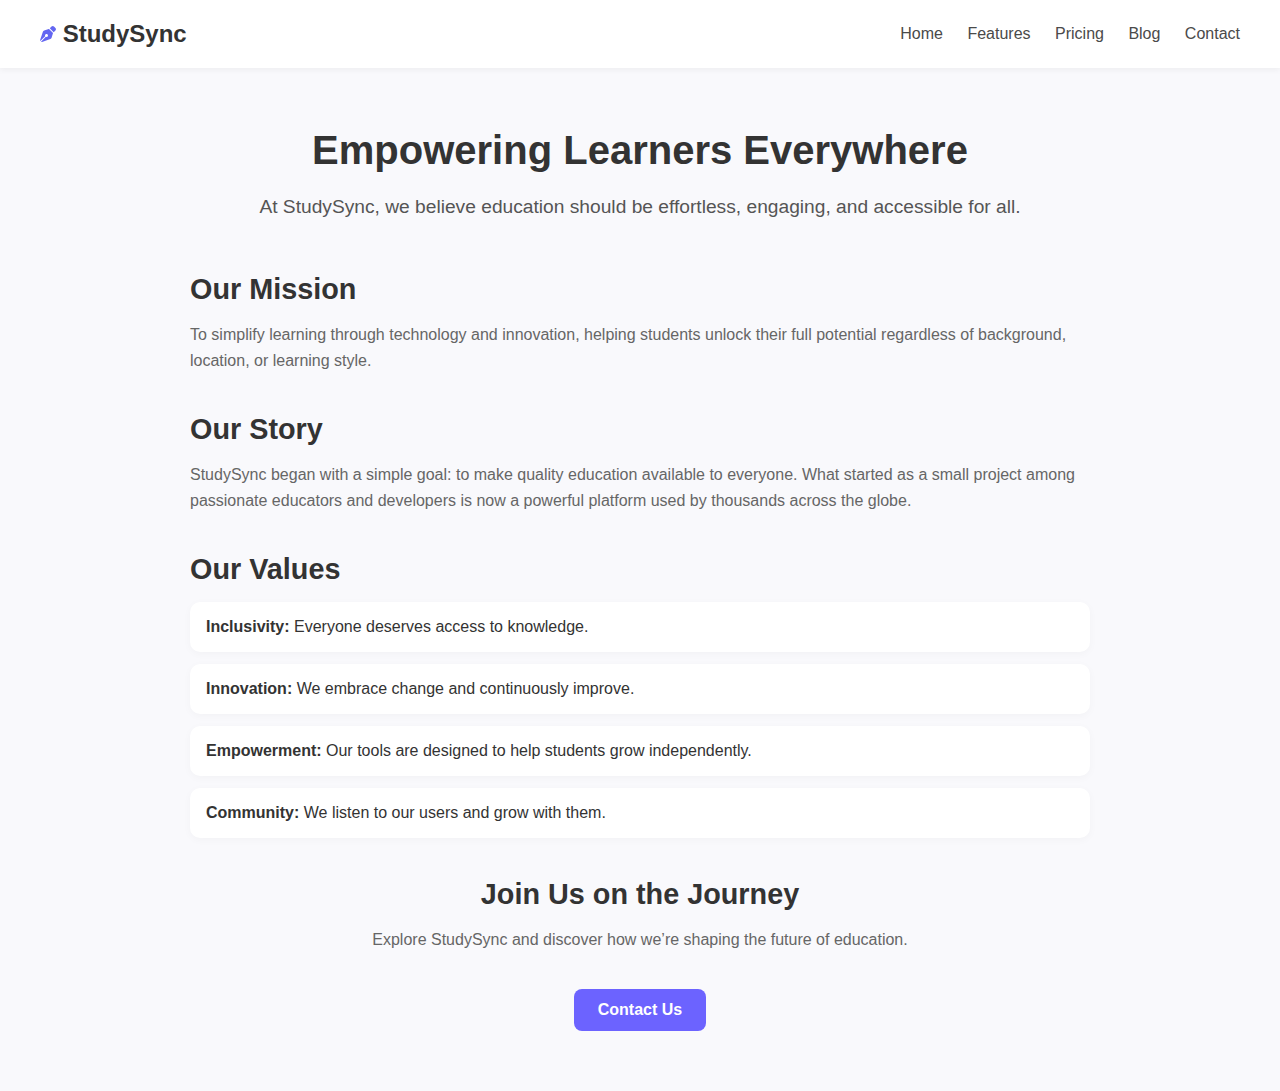
<file: aboutUs.html>
<!DOCTYPE html>
<html lang="en">
<head>
  <meta charset="UTF-8" />
  <meta name="viewport" content="width=device-width, initial-scale=1.0" />
  <title>About Us | StudySync</title>
  <link rel="stylesheet" href="./styles/aboutUs.css" />
</head>
<body>
  <header class="header">
    <a href="Study.html" class="logo">
        <img src="./images/StudySyn.svg" alt="logoImage" class="logo-icon" />
        <span class="logo-text">StudySync</span>
    </a>
    <nav>
      <a href="Study.html">Home</a>
      <a href="#">Features</a>
      <a href="#">Pricing</a>
      <a href="#">Blog</a>
      <a href="contact.html">Contact</a>
    </nav>
  </header>

  <main class="about-page">
    <section class="hero">
      <h1>Empowering Learners Everywhere</h1>
      <p>At StudySync, we believe education should be effortless, engaging, and accessible for all.</p>
    </section>

    <section class="mission">
      <h2>Our Mission</h2>
      <p>To simplify learning through technology and innovation, helping students unlock their full potential regardless of background, location, or learning style.</p>
    </section>

    <section class="story">
      <h2>Our Story</h2>
      <p>StudySync began with a simple goal: to make quality education available to everyone. What started as a small project among passionate educators and developers is now a powerful platform used by thousands across the globe.</p>
    </section>

    <section class="values">
      <h2>Our Values</h2>
      <ul>
        <li><strong>Inclusivity:</strong> Everyone deserves access to knowledge.</li>
        <li><strong>Innovation:</strong> We embrace change and continuously improve.</li>
        <li><strong>Empowerment:</strong> Our tools are designed to help students grow independently.</li>
        <li><strong>Community:</strong> We listen to our users and grow with them.</li>
      </ul>
    </section>

    <section class="cta">
      <h2>Join Us on the Journey</h2>
      <p>Explore StudySync and discover how we’re shaping the future of education.</p>
      <a href="contact.html" class="btn">Contact Us</a>
    </section>
  </main>
</body>
</html>
</file>
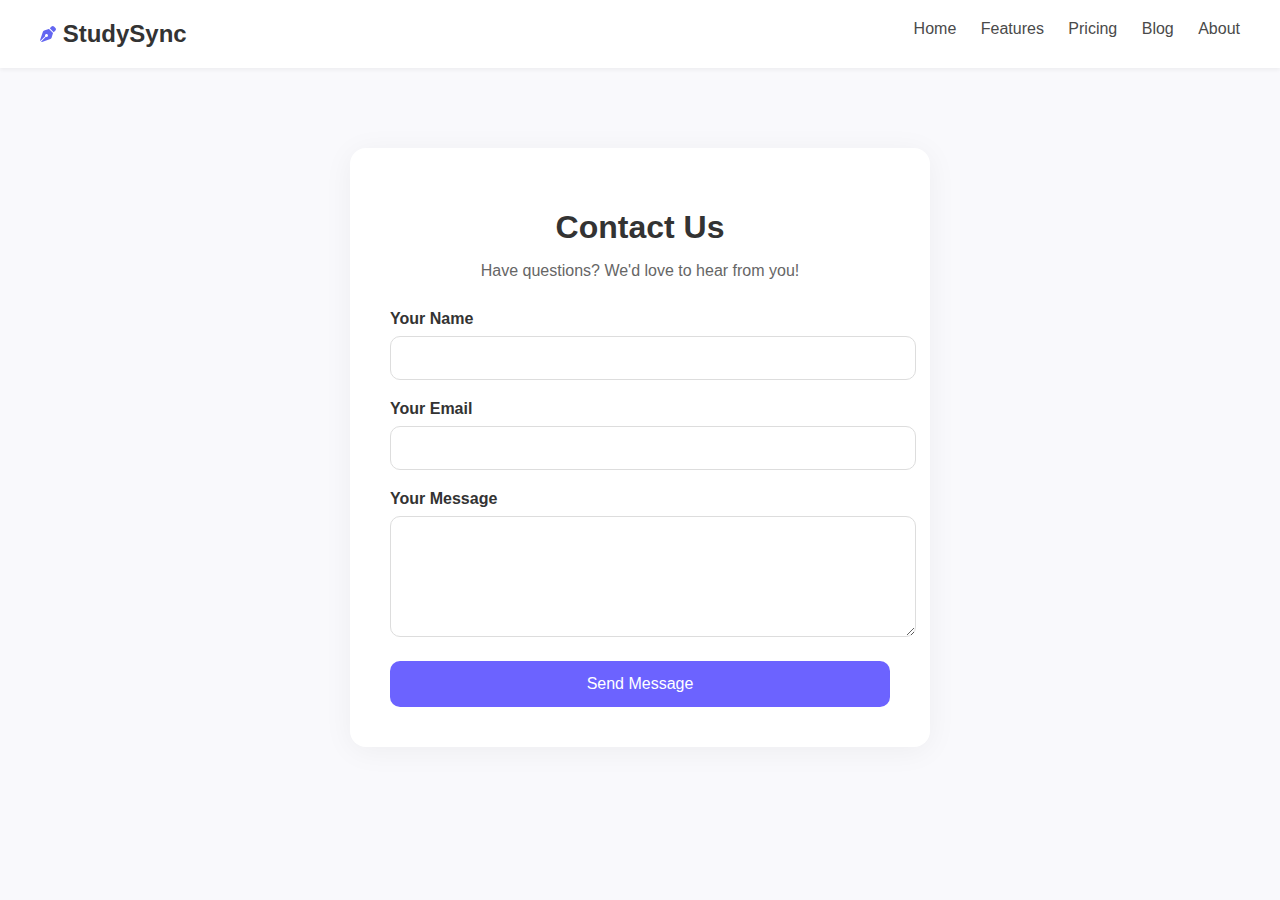
<file: contact.html>
<!DOCTYPE html>
<html lang="en">
<head>
  <meta charset="UTF-8" />
  <meta name="viewport" content="width=device-width, initial-scale=1.0" />
  <title>Contact Us | StudySync</title>
  <link rel="stylesheet" href="./styles/contact.css" />
</head>
<body>
  <header class="header">
    <a href="Study.html" class="logo">
        <img src="./images/StudySyn.svg" alt="logoImage" class="logo-icon" />
        <span class="logo-text">StudySync</span>
    </a>
    <nav>
      <a href="Study.html">Home</a>
      <a href="#">Features</a>
      <a href="#">Pricing</a>
      <a href="#">Blog</a>
      <a href="aboutUs.html">About</a>
    </nav>
  </header>

  <main class="contact-page">
    <section class="contact-form-container">
      <h1>Contact Us</h1>
      <p>Have questions? We'd love to hear from you!</p>

      <form action="https://formspree.io/f/YOUR_FORM_ID" method="POST" class="form">
        <div class="form-group">
          <label for="name">Your Name</label>
          <input type="text" id="name" name="name" required />
        </div>
        <div class="form-group">
          <label for="email">Your Email</label>
          <input type="email" id="email" name="_replyto" required />
        </div>
        <div class="form-group">
          <label for="message">Your Message</label>
          <textarea id="message" name="message" rows="5" required></textarea>
        </div>
        <button type="submit" class="submit-btn">Send Message</button>
      </form>
    </section>
  </main>
</body>
</html>
</file>
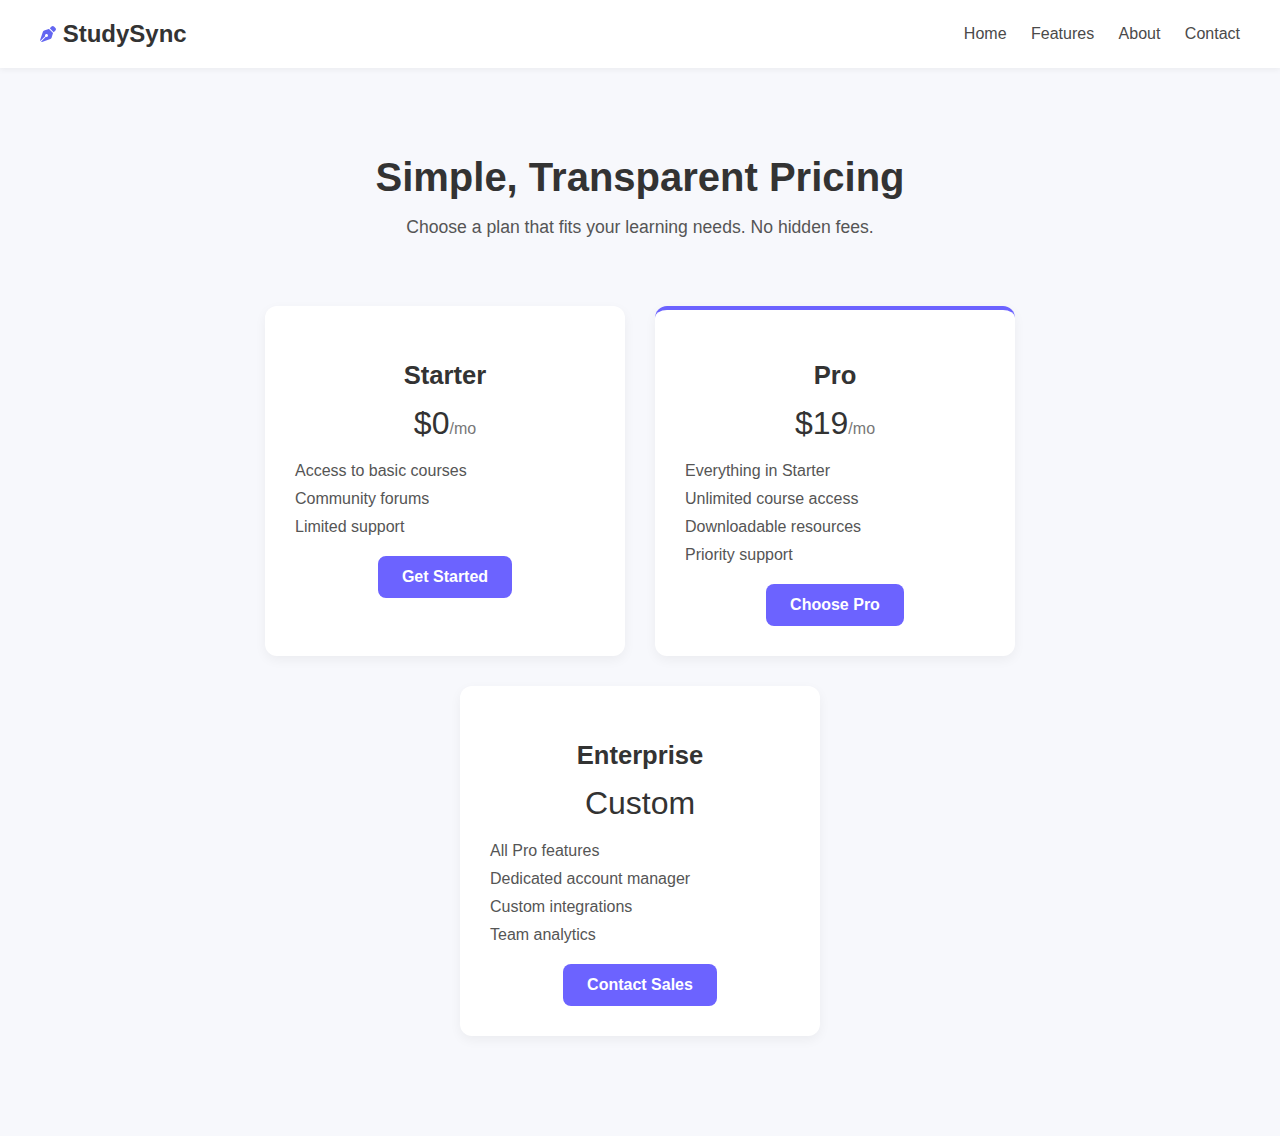
<file: pricing.html>
<!DOCTYPE html>
<html lang="en">
<head>
  <meta charset="UTF-8" />
  <meta name="viewport" content="width=device-width, initial-scale=1.0"/>
  <title>Pricing | StudySync</title>
  <link rel="stylesheet" href="/styles/pricing.css"/>
</head>
<body>
  <header class="header">
    <a href="/Study.html" class="logo">
      <img src="./images/StudySyn.svg" alt="logoImage" class="logo-icon" />
      <span class="logo-text">StudySync</span>
   </a>
    <nav>
      <a href="Study.html">Home</a>
      <a href="#">Features</a>
      <a href="#">About</a>
      <a href="contact.html">Contact</a>
    </nav>
  </header>

  <main class="pricing">
    <section class="pricing-header">
      <h1>Simple, Transparent Pricing</h1>
      <p>Choose a plan that fits your learning needs. No hidden fees.</p>
    </section>

    <section class="plans">
      <div class="plan">
        <h2>Starter</h2>
        <p class="price">$0<span>/mo</span></p>
        <ul>
          <li>Access to basic courses</li>
          <li>Community forums</li>
          <li>Limited support</li>
        </ul>
        <a href="#" class="btn">Get Started</a>
      </div>

      <div class="plan recommended">
        <h2>Pro</h2>
        <p class="price">$19<span>/mo</span></p>
        <ul>
          <li>Everything in Starter</li>
          <li>Unlimited course access</li>
          <li>Downloadable resources</li>
          <li>Priority support</li>
        </ul>
        <a href="#" class="btn">Choose Pro</a>
      </div>

      <div class="plan">
        <h2>Enterprise</h2>
        <p class="price">Custom</p>
        <ul>
          <li>All Pro features</li>
          <li>Dedicated account manager</li>
          <li>Custom integrations</li>
          <li>Team analytics</li>
        </ul>
        <a href="#" class="btn">Contact Sales</a>
      </div>
    </section>
  </main>
</body>
</html>
</file>
<file: styles/aboutUs.css>
body {
  font-family: "Segoe UI", sans-serif;
  margin: 0;
  padding: 0;
  background-color: #f9f9fc;
  color: #333;
}

.header {
  display: flex;
  justify-content: space-between;
  align-items: center;
  padding: 20px 40px;
  background: white;
  box-shadow: 0 2px 6px rgba(0, 0, 0, 0.05);
}

.logo {
  font-size: 1.5rem;
  font-weight: 700;
  text-decoration: none;
  color: #333333;
}

nav a {
  margin-left: 20px;
  text-decoration: none;
  color: #4a4a4a;
  font-weight: 500;
}

nav a:hover {
  color: #6c63ff;
}

.about-page {
  max-width: 900px;
  margin: 60px auto;
  padding: 0 20px;
}

.hero {
  text-align: center;
  margin-bottom: 50px;
}

.hero h1 {
  font-size: 2.5rem;
  margin-bottom: 10px;
}

.hero p {
  font-size: 1.2rem;
  color: #555;
}

.mission,
.story,
.values,
.cta {
  margin-bottom: 40px;
}

h2 {
  font-size: 1.8rem;
  margin-bottom: 10px;
  color: #333;
}

p {
  font-size: 1rem;
  color: #666;
  line-height: 1.6;
}

ul {
  list-style-type: none;
  padding: 0;
}

ul li {
  background: #fff;
  margin-bottom: 12px;
  padding: 16px;
  border-radius: 10px;
  box-shadow: 0 2px 8px rgba(0, 0, 0, 0.03);
}

.cta {
  text-align: center;
}

.btn {
  display: inline-block;
  margin-top: 20px;
  background-color: #6c63ff;
  color: #fff;
  padding: 12px 24px;
  border-radius: 8px;
  text-decoration: none;
  font-weight: bold;
  transition: background 0.3s;
}

.btn:hover {
  background-color: #5548e1;
}
</file>
<file: styles/contact.css>
body {
  font-family: "Segoe UI", sans-serif;
  margin: 0;
  padding: 0;
  background: #f9f9fc;
  color: #333;
}

.header {
  display: flex;
  justify-content: space-between;
  padding: 20px 40px;
  background: white;
  box-shadow: 0 2px 4px rgba(0, 0, 0, 0.05);
}

.logo {
  font-size: 1.5rem;
  font-weight: 700;
  text-decoration: none;
  color: #333333;
}

nav a {
  margin-left: 20px;
  text-decoration: none;
  color: #4a4a4a;
  font-weight: 500;
}

nav a:hover {
  color: #6c63ff;
}

.contact-page {
  display: flex;
  justify-content: center;
  align-items: center;
  padding: 80px 20px;
}

.contact-form-container {
  max-width: 500px;
  width: 100%;
  background: white;
  padding: 40px;
  border-radius: 16px;
  box-shadow: 0 4px 30px rgba(0, 0, 0, 0.05);
  text-align: center;
}

.contact-form-container h1 {
  font-size: 2rem;
  margin-bottom: 10px;
}

.contact-form-container p {
  margin-bottom: 30px;
  color: #666;
}

.form {
  display: flex;
  flex-direction: column;
  gap: 20px;
  text-align: left;
}

.form-group label {
  display: block;
  margin-bottom: 8px;
  font-weight: 600;
}

.form-group input,
.form-group textarea {
  width: 100%;
  padding: 12px;
  border: 1px solid #ddd;
  border-radius: 10px;
  font-size: 1rem;
}

.submit-btn {
  background-color: #6c63ff;
  color: white;
  padding: 14px;
  font-size: 1rem;
  border: none;
  border-radius: 10px;
  cursor: pointer;
  transition: background 0.3s;
}

.submit-btn:hover {
  background-color: #5548e1;
}
</file>
<file: styles/pricing.css>
body {
  font-family: "Segoe UI", sans-serif;
  margin: 0;
  background: #f7f8fc;
  color: #333;
}

.header {
  display: flex;
  justify-content: space-between;
  align-items: center;
  padding: 20px 40px;
  background: #fff;
  box-shadow: 0 2px 6px rgba(0, 0, 0, 0.05);
}


.logo {
  font-size: 1.5rem;
  font-weight: 700;
  text-decoration: none;
  color: #333333;
}

nav a {
  margin-left: 20px;
  text-decoration: none;
  color: #4a4a4a;
  font-weight: 500;
}

nav a:hover {
  color: #6c63ff;
}

.pricing-header {
  text-align: center;
  padding: 60px 20px 30px;
}

.pricing-header h1 {
  font-size: 2.5rem;
  margin-bottom: 10px;
}

.pricing-header p {
  font-size: 1.1rem;
  color: #555;
}

.plans {
  display: flex;
  justify-content: center;
  flex-wrap: wrap;
  gap: 30px;
  padding: 20px;
  max-width: 1000px;
  margin: 0 auto 80px;
}

.plan {
  background: #fff;
  border-radius: 12px;
  box-shadow: 0 4px 12px rgba(0, 0, 0, 0.05);
  padding: 30px;
  width: 300px;
  text-align: center;
  border-top: 4px solid transparent;
}

.recommended {
  border-top: 4px solid #6c63ff;
}

.plan h2 {
  margin-bottom: 15px;
  font-size: 1.6rem;
}

.price {
  font-size: 2rem;
  margin: 10px 0 20px;
  color: #333;
}

.price span {
  font-size: 1rem;
  color: #777;
}

.plan ul {
  list-style: none;
  padding: 0;
  text-align: left;
  margin-bottom: 20px;
}

.plan ul li {
  margin-bottom: 10px;
  color: #555;
}

.btn {
  background-color: #6c63ff;
  color: white;
  padding: 12px 24px;
  border-radius: 8px;
  text-decoration: none;
  font-weight: 600;
  display: inline-block;
  transition: background 0.3s;
}

.btn:hover {
  background-color: #574ee4;
}
</file>
